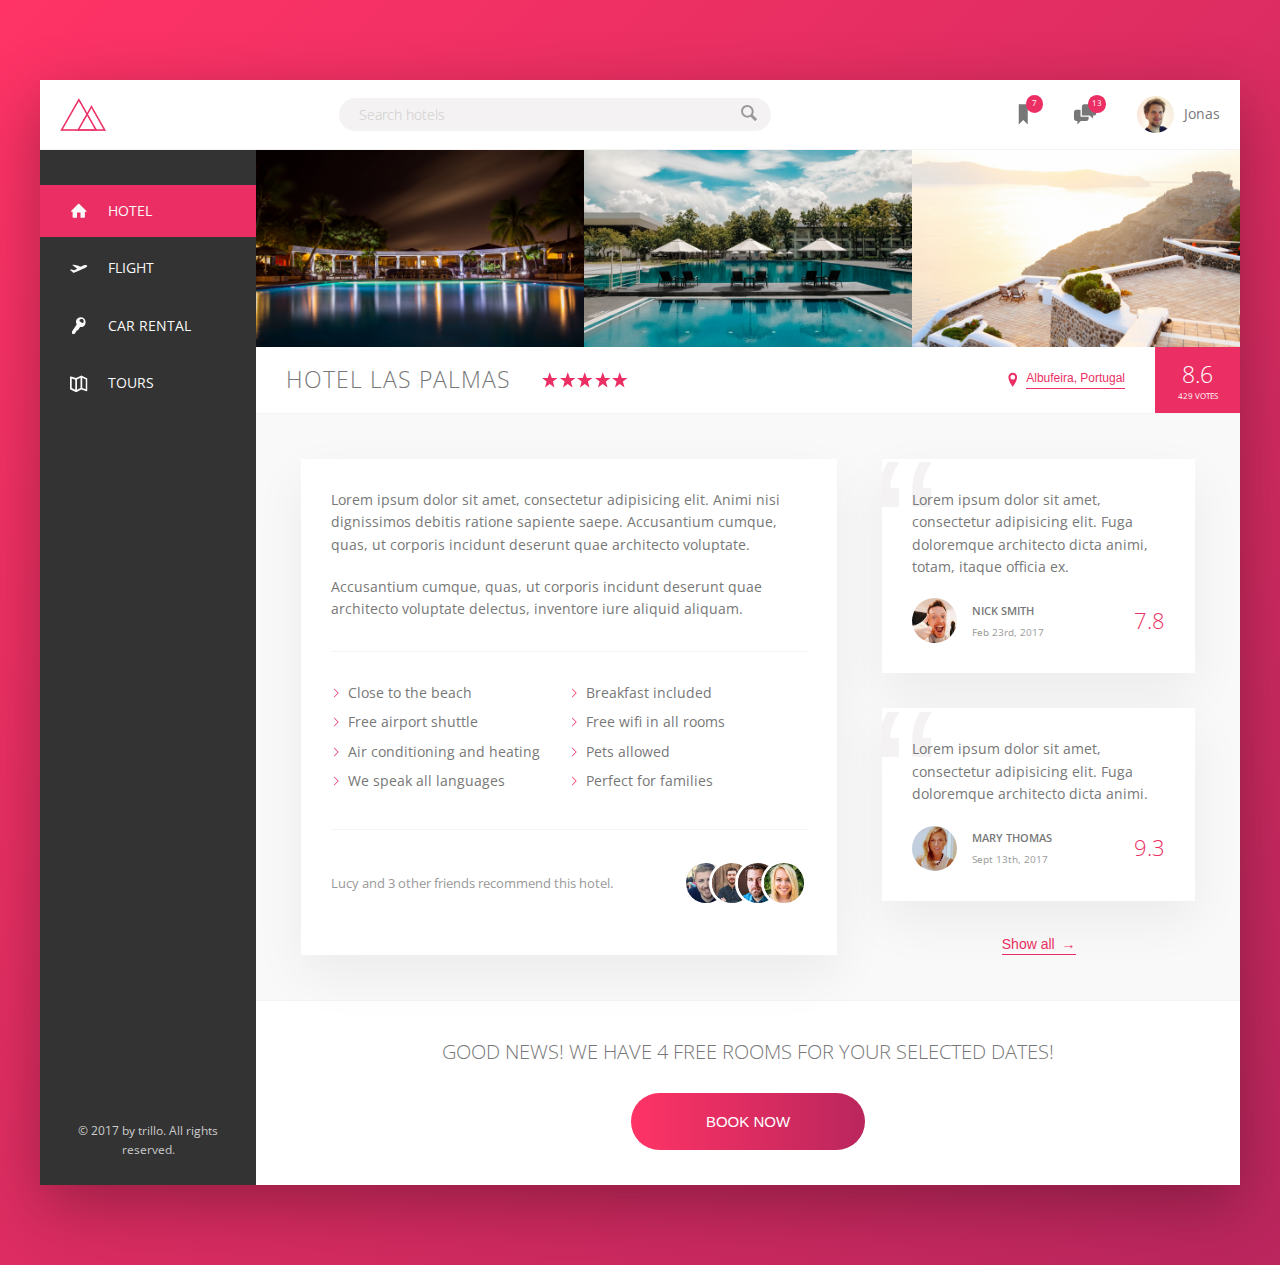
<file: css-workspace/Trillo/final/index.html>
<!DOCTYPE html>
<html lang="en">
    <head>
        <meta charset="UTF-8">
        <meta name="viewport" content="width=device-width, initial-scale=1.0">
        
        <link href="https://fonts.googleapis.com/css?family=Open+Sans:300,400,600" rel="stylesheet">
        <link rel="stylesheet" href="css/style.css">
        <link rel="shortcut icon" type="image/png" href="img/favicon.png">
        
        <title>trillo &mdash; Your all-in-one booking app</title>
    </head>
    <body>
        <div class="container">
            <header class="header">
                <img src="img/logo.png" alt="trillo logo" class="logo">

                <form action="#" class="search">
                    <input type="text" class="search__input" placeholder="Search hotels">
                    <button class="search__button">
                        <svg class="search__icon">
                            <use xlink:href="img/sprite.svg#icon-magnifying-glass"></use>
                        </svg>
                    </button>
                </form>

                <nav class="user-nav">
                    <div class="user-nav__icon-box">
                        <svg class="user-nav__icon">
                            <use xlink:href="img/sprite.svg#icon-bookmark"></use>
                        </svg>
                        <span class="user-nav__notification">7</span>
                    </div>
                    <div class="user-nav__icon-box">
                        <svg class="user-nav__icon">
                            <use xlink:href="img/sprite.svg#icon-chat"></use>
                        </svg>
                        <span class="user-nav__notification">13</span>
                    </div>
                    <div class="user-nav__user">
                        <img src="img/user.jpg" alt="User photo" class="user-nav__user-photo">
                        <span class="user-nav__user-name">Jonas</span>
                    </div>
                </nav>
            </header>


            <div class="content">
                <nav class="sidebar">
                    <ul class="side-nav">
                        <li class="side-nav__item side-nav__item--active">
                            <a href="#" class="side-nav__link">
                                <svg class="side-nav__icon">
                                    <use xlink:href="img/sprite.svg#icon-home"></use>
                                </svg>
                                <span>Hotel</span>
                            </a>
                        </li>
                        <li class="side-nav__item">
                            <a href="#" class="side-nav__link">
                                <svg class="side-nav__icon">
                                    <use xlink:href="img/sprite.svg#icon-aircraft-take-off"></use>
                                </svg>
                                <span>Flight</span>
                            </a>
                        </li>
                        <li class="side-nav__item">
                            <a href="#" class="side-nav__link">
                                <svg class="side-nav__icon">
                                    <use xlink:href="img/sprite.svg#icon-key"></use>
                                </svg>
                                <span>Car rental</span>
                            </a>
                        </li>
                        <li class="side-nav__item">
                            <a href="#" class="side-nav__link">
                                <svg class="side-nav__icon">
                                    <use xlink:href="img/sprite.svg#icon-map"></use>
                                </svg>
                                <span>Tours</span>
                            </a>
                        </li>
                    </ul>

                    <div class="legal">
                        &copy; 2017 by trillo. All rights reserved.
                    </div>
                </nav>



                <main class="hotel-view">
                    <div class="gallery">
                        <figure class="gallery__item">
                            <img src="img/hotel-1.jpg" alt="Photo of hotel 1" class="gallery__photo">
                        </figure>
                        <figure class="gallery__item">
                            <img src="img/hotel-2.jpg" alt="Photo of hotel 2" class="gallery__photo">
                        </figure>
                        <figure class="gallery__item">
                            <img src="img/hotel-3.jpg" alt="Photo of hotel 3" class="gallery__photo">
                        </figure>
                    </div>

                    <div class="overview">
                        <h1 class="overview__heading">
                            Hotel Las Palmas
                        </h1>

                        <div class="overview__stars">
                            <svg class="overview__icon-star">
                                <use xlink:href="img/sprite.svg#icon-star"></use>
                            </svg>
                            <svg class="overview__icon-star">
                                <use xlink:href="img/sprite.svg#icon-star"></use>
                            </svg>
                            <svg class="overview__icon-star">
                                <use xlink:href="img/sprite.svg#icon-star"></use>
                            </svg>
                            <svg class="overview__icon-star">
                                <use xlink:href="img/sprite.svg#icon-star"></use>
                            </svg>
                            <svg class="overview__icon-star">
                                <use xlink:href="img/sprite.svg#icon-star"></use>
                            </svg>
                        </div>

                        <div class="overview__location">
                            <svg class="overview__icon-location">
                                <use xlink:href="img/sprite.svg#icon-location-pin"></use>
                            </svg>
                            <button class="btn-inline">Albufeira, Portugal</button>
                        </div>

                        <div class="overview__rating">
                            <div class="overview__rating-average">8.6</div>
                            <div class="overview__rating-count">429 votes</div>
                        </div>
                    </div>

                    <div class="detail">
                        <div class="description">
                            <p class="paragraph">
                                Lorem ipsum dolor sit amet, consectetur adipisicing elit. Animi nisi dignissimos debitis ratione sapiente saepe. Accusantium cumque, quas, ut corporis incidunt deserunt quae architecto voluptate.
                            </p>
                            <p class="paragraph">
                                Accusantium cumque, quas, ut corporis incidunt deserunt quae architecto voluptate delectus, inventore iure aliquid aliquam.
                            </p>
                            <ul class="list">
                                <li class="list__item">Close to the beach</li>
                                <li class="list__item">Breakfast included</li>
                                <li class="list__item">Free airport shuttle</li>
                                <li class="list__item">Free wifi in all rooms</li>
                                <li class="list__item">Air conditioning and heating</li>
                                <li class="list__item">Pets allowed</li>
                                <li class="list__item">We speak all languages</li>
                                <li class="list__item">Perfect for families</li>
                            </ul>
                            <div class="recommend">
                                <p class="recommend__count">
                                    Lucy and 3 other friends recommend this hotel.
                                </p>
                                <div class="recommend__friends">
                                    <img src="img/user-3.jpg" alt="Friend 1" class="recommend__photo">
                                    <img src="img/user-4.jpg" alt="Friend 2" class="recommend__photo">
                                    <img src="img/user-5.jpg" alt="Friend 3" class="recommend__photo">
                                    <img src="img/user-6.jpg" alt="Friend 4" class="recommend__photo">
                                </div>
                            </div>
                        </div>

                        <figure class="user-reviews">
                            <figure class="review">
                                <blockquote class="review__text">
                                    Lorem ipsum dolor sit amet, consectetur adipisicing elit. Fuga doloremque architecto dicta animi, totam, itaque officia ex.
                                </blockquote>
                                <figcaption class="review__user">
                                    <img src="img/user-1.jpg" alt="User 1" class="review__photo">
                                    <div class="review__user-box">
                                        <p class="review__user-name">Nick Smith</p>
                                        <p class="review__user-date">Feb 23rd, 2017</p>
                                    </div>
                                    <div class="review__rating">7.8</div>
                                </figcaption>
                            </figure>

                            <figure class="review">
                                <blockquote class="review__text">
                                    Lorem ipsum dolor sit amet, consectetur adipisicing elit. Fuga doloremque architecto dicta animi.
                                </blockquote>
                                <figcaption class="review__user">
                                    <img src="img/user-2.jpg" alt="User 1" class="review__photo">
                                    <div class="review__user-box">
                                        <p class="review__user-name">Mary Thomas</p>
                                        <p class="review__user-date">Sept 13th, 2017</p>
                                    </div>
                                    <div class="review__rating">9.3</div>
                                </figcaption>
                            </figure>

                            <button class="btn-inline">Show all <span>&rarr;</span></button>
                        </div>

                        <div class="cta">
                            <h2 class="cta__book-now">
                                Good news! We have 4 free rooms for your selected dates!
                            </h2>
                            <button class="btn">
                                <span class="btn__visible">Book now</span>
                                <span class="btn__invisible">Only 4 rooms left</span>
                            </button>
                        </div>

                    </div>


                </main>
            </div>
        </div>
    </body>
</html>
</file>
<file: css-workspace/Trillo/final/css/style.css>
:root{--color-primary:#eb2f64;--color-primary-light:#FF3366;--color-primary-dark:#BA265D;--color-grey-light-1:#faf9f9;--color-grey-light-2:#f4f2f2;--color-grey-light-3:#f0eeee;--color-grey-light-4:#ccc;--color-grey-dark-1:#333;--color-grey-dark-2:#777;--color-grey-dark-3:#999;--shadow-dark:0 2rem 6rem rgba(0,0,0,0.3);--shadow-light:0 2rem 5rem rgba(0,0,0,0.06);--line:1px solid var(--color-grey-light-2)}*{margin:0;padding:0}*,*::before,*::after{-webkit-box-sizing:inherit;box-sizing:inherit}html{-webkit-box-sizing:border-box;box-sizing:border-box;font-size:62.5%}@media only screen and (max-width: 68.75em){html{font-size:50%}}body{font-family:'Open Sans', sans-serif;font-weight:400;line-height:1.6;color:var(--color-grey-dark-2);background-image:-webkit-gradient(linear, left top, right bottom, from(var(--color-primary-light)), to(var(--color-primary-dark)));background-image:linear-gradient(to right bottom, var(--color-primary-light), var(--color-primary-dark));background-size:cover;background-repeat:no-repeat;min-height:100vh}.container{max-width:120rem;margin:8rem auto;background-color:var(--color-grey-light-1);-webkit-box-shadow:var(--shadow-dark);box-shadow:var(--shadow-dark);min-height:50rem}@media only screen and (max-width: 75em){.container{margin:0;max-width:100%;width:100%}}.header{font-size:1.4rem;height:7rem;background-color:#fff;border-bottom:var(--line);display:-webkit-box;display:-ms-flexbox;display:flex;-webkit-box-pack:justify;-ms-flex-pack:justify;justify-content:space-between;-webkit-box-align:center;-ms-flex-align:center;align-items:center}@media only screen and (max-width: 31.25em){.header{-ms-flex-wrap:wrap;flex-wrap:wrap;-ms-flex-line-pack:distribute;align-content:space-around;height:11rem}}.content{display:-webkit-box;display:-ms-flexbox;display:flex}@media only screen and (max-width: 56.25em){.content{-webkit-box-orient:vertical;-webkit-box-direction:normal;-ms-flex-direction:column;flex-direction:column}}.sidebar{background-color:var(--color-grey-dark-1);-webkit-box-flex:0;-ms-flex:0 0 18%;flex:0 0 18%;display:-webkit-box;display:-ms-flexbox;display:flex;-webkit-box-orient:vertical;-webkit-box-direction:normal;-ms-flex-direction:column;flex-direction:column;-webkit-box-pack:justify;-ms-flex-pack:justify;justify-content:space-between}.hotel-view{background-color:#fff;-webkit-box-flex:1;-ms-flex:1;flex:1}.detail{font-size:1.4rem;display:-webkit-box;display:-ms-flexbox;display:flex;padding:4.5rem;background-color:var(--color-grey-light-1);border-bottom:var(--line)}@media only screen and (max-width: 56.25em){.detail{padding:3rem}}@media only screen and (max-width: 37.5em){.detail{-webkit-box-orient:vertical;-webkit-box-direction:normal;-ms-flex-direction:column;flex-direction:column}}.description{background-color:#fff;-webkit-box-shadow:var(--shadow-light);box-shadow:var(--shadow-light);padding:3rem;-webkit-box-flex:0;-ms-flex:0 0 60%;flex:0 0 60%;margin-right:4.5rem}@media only screen and (max-width: 56.25em){.description{padding:2rem;margin-right:3rem}}@media only screen and (max-width: 37.5em){.description{margin-right:0;margin-bottom:3rem}}.user-reviews{-webkit-box-flex:1;-ms-flex:1;flex:1;display:-webkit-box;display:-ms-flexbox;display:flex;-webkit-box-orient:vertical;-webkit-box-direction:normal;-ms-flex-direction:column;flex-direction:column;-webkit-box-align:center;-ms-flex-align:center;align-items:center}.logo{height:3.25rem;margin-left:2rem}.search{-webkit-box-flex:0;-ms-flex:0 0 40%;flex:0 0 40%;display:-webkit-box;display:-ms-flexbox;display:flex;-webkit-box-align:center;-ms-flex-align:center;align-items:center;-webkit-box-pack:center;-ms-flex-pack:center;justify-content:center}@media only screen and (max-width: 31.25em){.search{-webkit-box-ordinal-group:2;-ms-flex-order:1;order:1;-webkit-box-flex:0;-ms-flex:0 0 100%;flex:0 0 100%;background-color:var(--color-grey-light-2)}}.search__input{font-family:inherit;font-size:inherit;color:inherit;background-color:var(--color-grey-light-2);border:none;padding:.7rem 2rem;border-radius:100px;width:90%;-webkit-transition:all .2s;transition:all .2s;margin-right:-3.25rem}.search__input:focus{outline:none;width:100%;background-color:var(--color-grey-light-3)}.search__input::-webkit-input-placeholder{font-weight:100;color:var(--color-grey-light-4)}.search__input:focus+.search__button{background-color:var(--color-grey-light-3)}.search__button{border:none;background-color:var(--color-grey-light-2)}.search__button:focus{outline:none}.search__button:active{-webkit-transform:translateY(2px);transform:translateY(2px)}.search__icon{height:2rem;width:2rem;fill:var(--color-grey-dark-3)}.user-nav{-ms-flex-item-align:stretch;align-self:stretch;display:-webkit-box;display:-ms-flexbox;display:flex;-webkit-box-align:center;-ms-flex-align:center;align-items:center}.user-nav>*{padding:0 2rem;cursor:pointer;height:100%;display:-webkit-box;display:-ms-flexbox;display:flex;-webkit-box-align:center;-ms-flex-align:center;align-items:center}.user-nav>*:hover{background-color:var(--color-grey-light-2)}.user-nav__icon-box{position:relative}.user-nav__icon{height:2.25rem;width:2.25rem;fill:var(--color-grey-dark-2)}.user-nav__notification{font-size:.8rem;height:1.75rem;width:1.75rem;border-radius:50%;background-color:var(--color-primary);color:#fff;position:absolute;top:1.5rem;right:1.1rem;display:-webkit-box;display:-ms-flexbox;display:flex;-webkit-box-pack:center;-ms-flex-pack:center;justify-content:center;-webkit-box-align:center;-ms-flex-align:center;align-items:center}.user-nav__user-photo{height:3.75rem;border-radius:50%;margin-right:1rem}.side-nav{font-size:1.4rem;list-style:none;margin-top:3.5rem}@media only screen and (max-width: 56.25em){.side-nav{display:-webkit-box;display:-ms-flexbox;display:flex;margin:0}}.side-nav__item{position:relative}.side-nav__item:not(:last-child){margin-bottom:.5rem}@media only screen and (max-width: 56.25em){.side-nav__item:not(:last-child){margin:0}}@media only screen and (max-width: 56.25em){.side-nav__item{-webkit-box-flex:1;-ms-flex:1;flex:1}}.side-nav__item::before{content:"";position:absolute;top:0;left:0;height:100%;width:3px;background-color:var(--color-primary);-webkit-transform:scaleY(0);transform:scaleY(0);-webkit-transition:width 0.4s cubic-bezier(1, 0, 0, 1) 0.2s,background-color 0.1s,-webkit-transform 0.2s;transition:width 0.4s cubic-bezier(1, 0, 0, 1) 0.2s,background-color 0.1s,-webkit-transform 0.2s;transition:transform 0.2s,width 0.4s cubic-bezier(1, 0, 0, 1) 0.2s,background-color 0.1s;transition:transform 0.2s,width 0.4s cubic-bezier(1, 0, 0, 1) 0.2s,background-color 0.1s,-webkit-transform 0.2s}.side-nav__item:hover::before,.side-nav__item--active::before{-webkit-transform:scaleY(1);transform:scaleY(1);width:100%}.side-nav__item:active::before{background-color:var(--color-primary-light)}.side-nav__link:link,.side-nav__link:visited{color:var(--color-grey-light-1);text-decoration:none;text-transform:uppercase;display:block;padding:1.5rem 3rem;position:relative;z-index:10;display:-webkit-box;display:-ms-flexbox;display:flex;-webkit-box-align:center;-ms-flex-align:center;align-items:center}@media only screen and (max-width: 56.25em){.side-nav__link:link,.side-nav__link:visited{-webkit-box-pack:center;-ms-flex-pack:center;justify-content:center;padding:2rem}}@media only screen and (max-width: 37.5em){.side-nav__link:link,.side-nav__link:visited{-webkit-box-orient:vertical;-webkit-box-direction:normal;-ms-flex-direction:column;flex-direction:column;padding:1.5rem .5rem}}.side-nav__icon{width:1.75rem;height:1.75rem;margin-right:2rem;fill:currentColor}@media only screen and (max-width: 37.5em){.side-nav__icon{margin-right:0;margin-bottom:.7rem;width:1.5rem;height:1.5rem}}.legal{font-size:1.2rem;color:var(--color-grey-light-4);text-align:center;padding:2.5rem}@media only screen and (max-width: 56.25em){.legal{display:none}}.gallery{display:-webkit-box;display:-ms-flexbox;display:flex}.gallery__photo{width:100%;display:block}.overview{display:-webkit-box;display:-ms-flexbox;display:flex;-webkit-box-align:center;-ms-flex-align:center;align-items:center;border-bottom:var(--line)}.overview__heading{font-size:2.25rem;font-weight:300;text-transform:uppercase;letter-spacing:1px;padding:1.5rem 3rem}@media only screen and (max-width: 37.5em){.overview__heading{font-size:1.8rem;padding:1.25rem 2rem}}.overview__stars{margin-right:auto;display:-webkit-box;display:-ms-flexbox;display:flex}.overview__icon-star,.overview__icon-location{width:1.75rem;height:1.75rem;fill:var(--color-primary)}.overview__location{font-size:1.2rem;display:-webkit-box;display:-ms-flexbox;display:flex;vertical-align:center}.overview__icon-location{margin-right:.5rem}.overview__rating{background-color:var(--color-primary);color:#fff;margin-left:3rem;padding:0 2.25rem;-ms-flex-item-align:stretch;align-self:stretch;display:-webkit-box;display:-ms-flexbox;display:flex;-webkit-box-orient:vertical;-webkit-box-direction:normal;-ms-flex-direction:column;flex-direction:column;-webkit-box-align:center;-ms-flex-align:center;align-items:center;-webkit-box-pack:center;-ms-flex-pack:center;justify-content:center}@media only screen and (max-width: 37.5em){.overview__rating{padding:0 1.5rem}}.overview__rating-average{font-size:2.25rem;font-weight:300;margin-bottom:-3px}@media only screen and (max-width: 37.5em){.overview__rating-average{font-size:1.8rem}}.overview__rating-count{font-size:.8rem;text-transform:uppercase}@media only screen and (max-width: 37.5em){.overview__rating-count{font-size:.5rem}}.btn-inline{border:none;color:var(--color-primary);font-size:inherit;border-bottom:1px solid currentColor;padding-bottom:2px;display:inline-block;background-color:transparent;cursor:pointer;-webkit-transition:all .2s;transition:all .2s}.btn-inline span{margin-left:3px;-webkit-transition:margin-left .2s;transition:margin-left .2s}.btn-inline:hover{color:var(--color-grey-dark-1)}.btn-inline:hover span{margin-left:8px}.btn-inline:focus{outline:none;-webkit-animation:pulsate 1s infinite;animation:pulsate 1s infinite}@-webkit-keyframes pulsate{0%{-webkit-transform:scale(1);transform:scale(1);-webkit-box-shadow:none;box-shadow:none}50%{-webkit-transform:scale(1.05);transform:scale(1.05);-webkit-box-shadow:0 1rem 4rem rgba(0,0,0,0.25);box-shadow:0 1rem 4rem rgba(0,0,0,0.25)}100%{-webkit-transform:scale(1);transform:scale(1);-webkit-box-shadow:none;box-shadow:none}}@keyframes pulsate{0%{-webkit-transform:scale(1);transform:scale(1);-webkit-box-shadow:none;box-shadow:none}50%{-webkit-transform:scale(1.05);transform:scale(1.05);-webkit-box-shadow:0 1rem 4rem rgba(0,0,0,0.25);box-shadow:0 1rem 4rem rgba(0,0,0,0.25)}100%{-webkit-transform:scale(1);transform:scale(1);-webkit-box-shadow:none;box-shadow:none}}.paragraph:not(:last-of-type){margin-bottom:2rem}.list{list-style:none;margin:3rem 0;padding:3rem 0;border-top:var(--line);border-bottom:var(--line);display:-webkit-box;display:-ms-flexbox;display:flex;-ms-flex-wrap:wrap;flex-wrap:wrap}.list__item{-webkit-box-flex:0;-ms-flex:0 0 50%;flex:0 0 50%;margin-bottom:.7rem}.list__item::before{content:"";display:inline-block;height:1rem;width:1rem;margin-right:.7rem;background-image:url(../img/chevron-thin-right.svg);background-size:cover}@supports (-webkit-mask-image: url()) or (mask-image: url()){.list__item::before{background-color:var(--color-primary);-webkit-mask-image:url(../img/chevron-thin-right.svg);-webkit-mask-size:cover;mask-image:url(../img/chevron-thin-right.svg);mask-size:cover;background-image:none}}.recommend{font-size:1.3rem;color:var(--color-grey-dark-3);display:-webkit-box;display:-ms-flexbox;display:flex;-webkit-box-align:center;-ms-flex-align:center;align-items:center}.recommend__count{margin-right:auto}.recommend__friends{display:-webkit-box;display:-ms-flexbox;display:flex}.recommend__photo{-webkit-box-sizing:content-box;box-sizing:content-box;height:4rem;width:4rem;border-radius:50%;border:3px solid #fff}.recommend__photo:not(:last-child){margin-right:-2rem}.review{background-color:#fff;-webkit-box-shadow:var(--shadow-light);box-shadow:var(--shadow-light);padding:3rem;margin-bottom:3.5rem;position:relative;overflow:hidden}@media only screen and (max-width: 56.25em){.review{padding:2rem;margin-bottom:3rem}}.review__text{margin-bottom:2rem;z-index:10;position:relative}.review__user{display:-webkit-box;display:-ms-flexbox;display:flex;-webkit-box-align:center;-ms-flex-align:center;align-items:center}.review__photo{height:4.5rem;width:4.5rem;border-radius:50%;margin-right:1.5rem}.review__user-box{margin-right:auto}.review__user-name{font-size:1.1rem;font-weight:600;text-transform:uppercase;margin-bottom:.4rem}.review__user-date{font-size:1rem;color:var(--color-grey-dark-3)}.review__rating{color:var(--color-primary);font-size:2.2rem;font-weight:300}.review::before{content:"\201C";position:absolute;top:-2.75rem;left:-1rem;line-height:1;font-size:20rem;color:var(--color-grey-light-2);font-family:sans-serif;z-index:1}.cta{padding:3.5rem 0;text-align:center}@media only screen and (max-width: 56.25em){.cta{padding:2.5rem 0}}.cta__book-now{font-size:2rem;font-weight:300;text-transform:uppercase;margin-bottom:2.5rem}.btn{font-size:1.5rem;font-weight:300;text-transform:uppercase;border-radius:100px;border:none;background-image:-webkit-gradient(linear, left top, right top, from(var(--color-primary-light)), to(var(--color-primary-dark)));background-image:linear-gradient(to right, var(--color-primary-light), var(--color-primary-dark));color:#fff;position:relative;overflow:hidden;cursor:pointer}.btn>*{display:inline-block;height:100%;width:100%;-webkit-transition:all .2s;transition:all .2s}.btn__visible{padding:2rem 7.5rem}.btn__invisible{position:absolute;padding:2rem 0;left:0;top:-100%}.btn:hover{background-image:-webkit-gradient(linear, right top, left top, from(var(--color-primary-light)), to(var(--color-primary-dark)));background-image:linear-gradient(to left, var(--color-primary-light), var(--color-primary-dark))}.btn:hover .btn__visible{-webkit-transform:translateY(100%);transform:translateY(100%)}.btn:hover .btn__invisible{top:0}.btn:focus{outline:none;-webkit-animation:pulsate 1s infinite;animation:pulsate 1s infinite}
</file>
